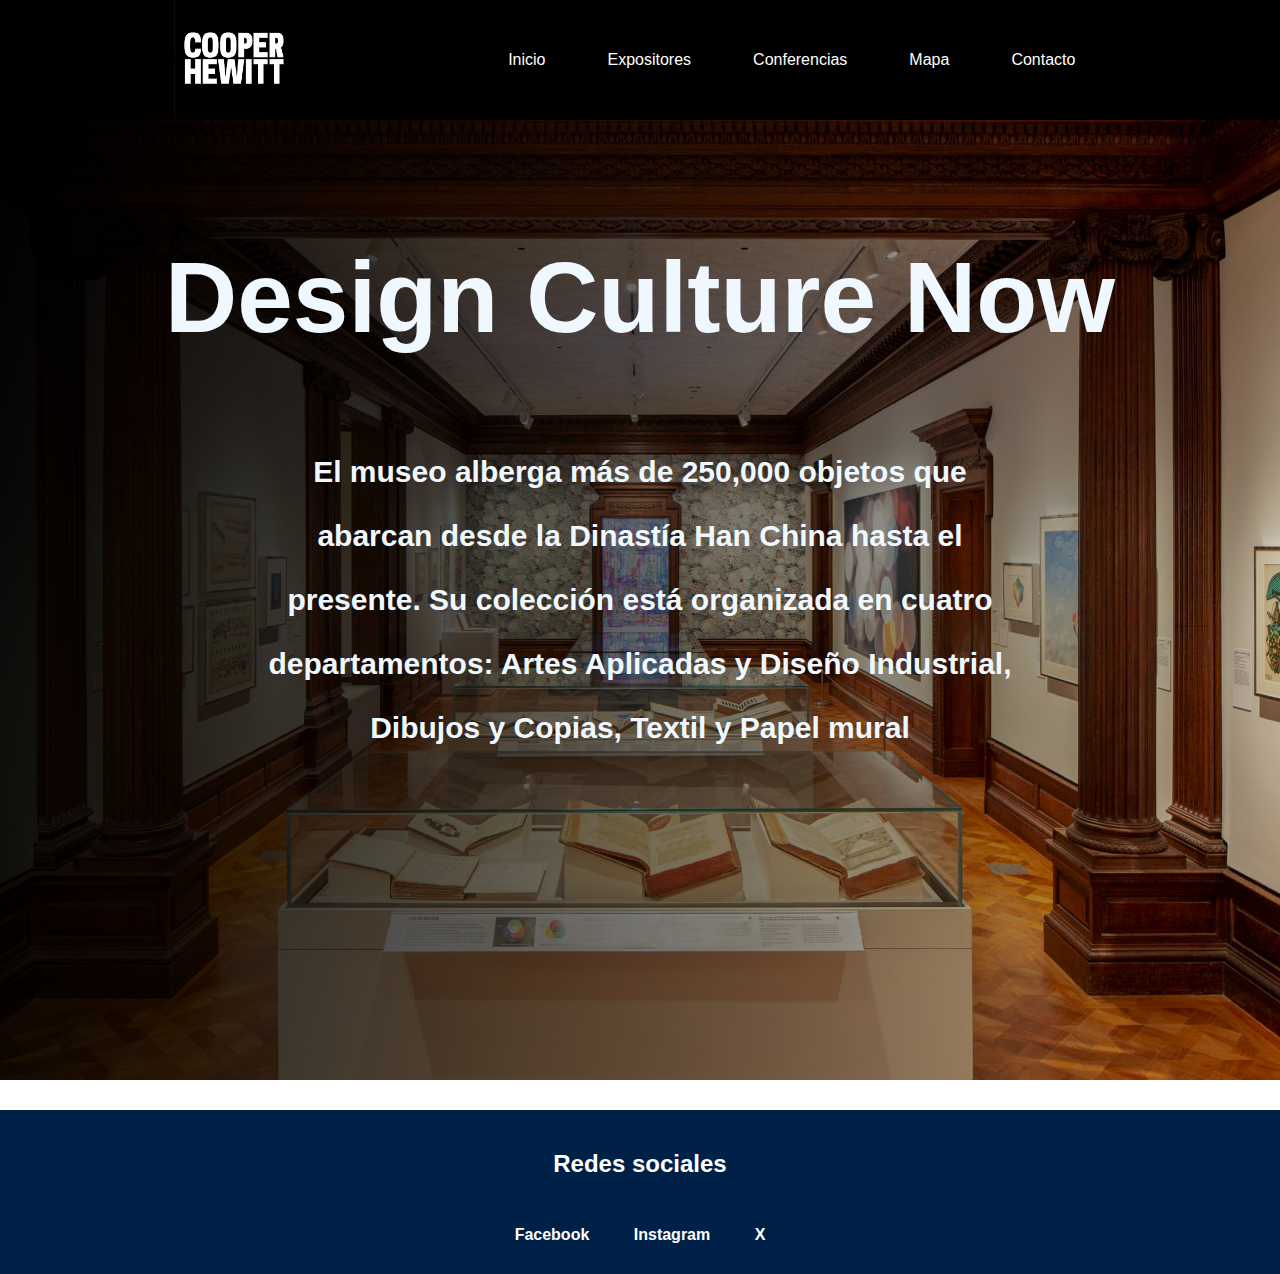
<file: index.html>
<!DOCTYPE html>
<html lang="es">
<head>
    <meta charset="UTF-8">
    <meta name="viewport" content="width=device-width, initial-scale=1.0">
    <title>Inicio</title>
    <link rel="stylesheet" href="css/styles.css">
</head>
<body>
<header>
    <div class="logo">
        <img src="Imgs/logo.png" alt="logotipo cooper hewitt">
    </div>
    <nav>
        <ul>
            <li><a href="index.html" class="Nav-link">Inicio</a></li>
            <li><a href="expositores.html" class="Nav-link">Expositores</a></li>
            <li><a href="#conferencias" class="Nav-link">Conferencias</a></li>
            <li><a href="mapa.html"class="Nav-link">Mapa</a></li>
            <li><a href="contacto.html" class="Nav-link">Contacto</a></li>
        </ul>
    </nav>
</header>

    <main>
        <section class="banner">
			<div class="content-banner">
               <h1><p>Design Culture Now</p></h1>
               <p><h2>
               <p><h2> El museo alberga más de 250,000 objetos que </p></h2>
               <p><h2> abarcan desde la Dinastía Han China hasta el  </p></h2>
               <p><h2> presente. Su colección está organizada en cuatro  </p></h2>
               <p><h2> departamentos: Artes Aplicadas y Diseño Industrial,  </p></h2>
               <p><h2> Dibujos y Copias, Textil y Papel mural </p></h2>
               </h2></p>
			</div>
</section>



        
    </main>
    <section class="footer-section">
        <h2>Redes sociales</h2>
        <br>
        <b><a href="https://www.facebook.com/cooperhewitt/" target="_blank">Facebook</a> </b>
       <b><a href="https://www.instagram.com/cooperhewitt/?hl=es" target="_blank">Instagram</a></b>
        <b><a href="https://x.com/cooperhewitt?lang=es" target="_blank">X</a></b>
    </section>
</body>
</html>
</file>
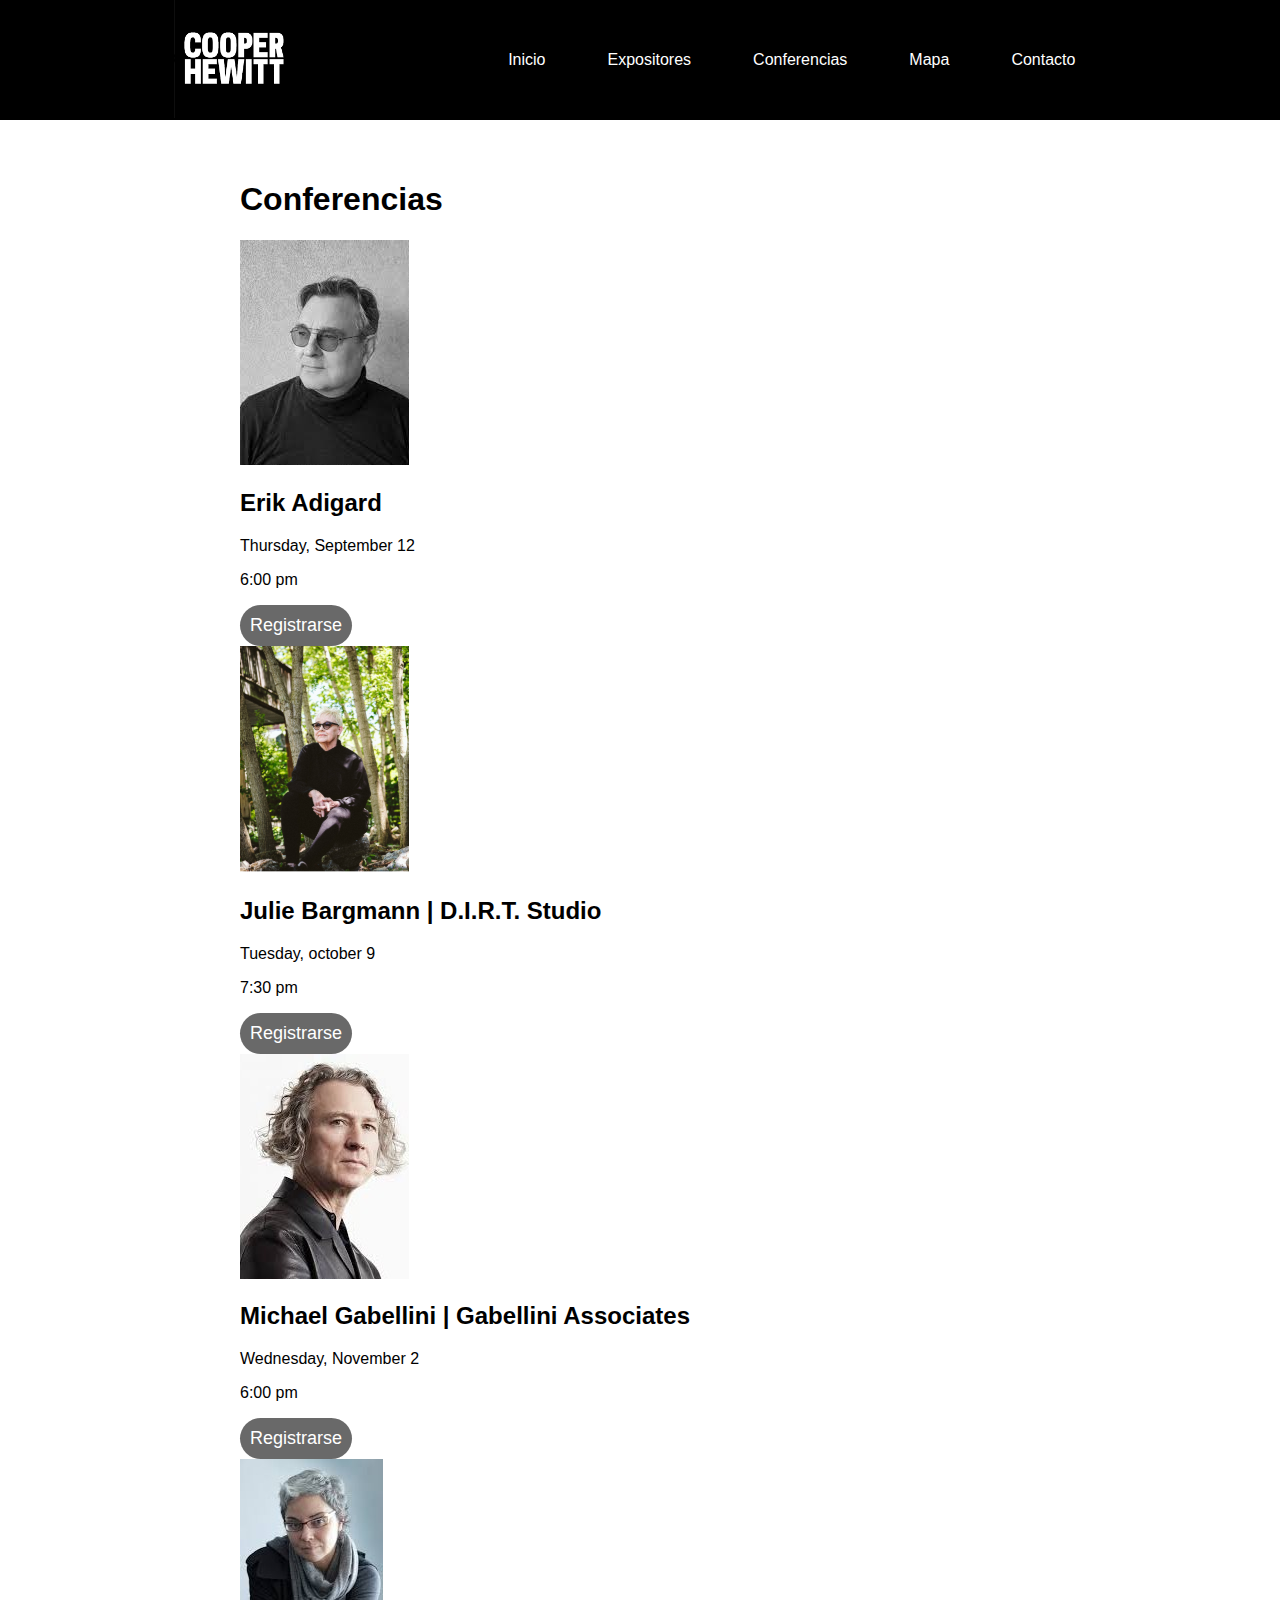
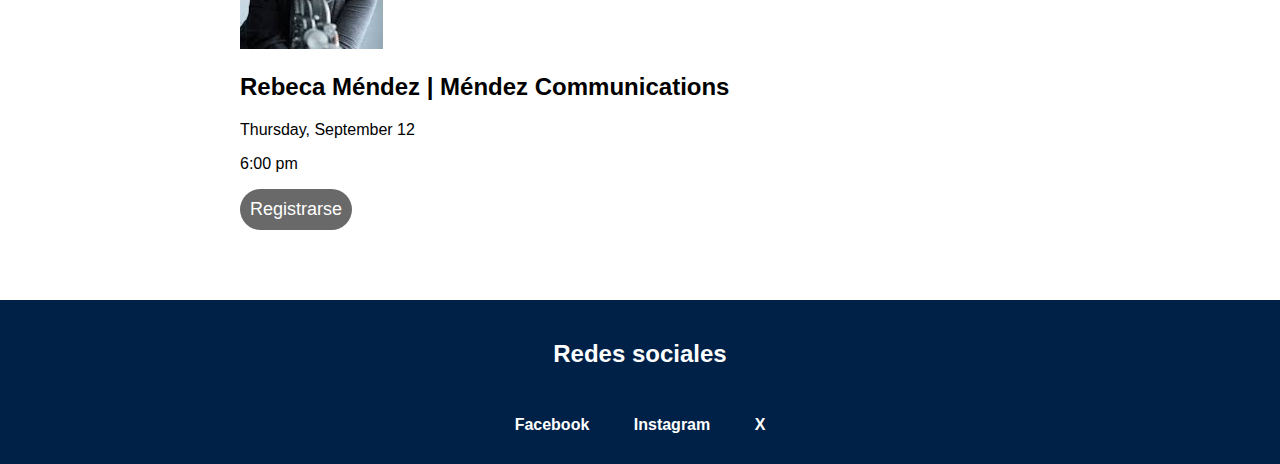
<file: conferencias.html>
<!DOCTYPE html>
<html lang="es">
<head>
    <meta charset="UTF-8">
    <meta name="viewport" content="width=device-width, initial-scale=1.0">
    <title>Conferencias</title>
    <link rel="stylesheet" href="css/Conferencias.css">
</head>
<body>
<header>
    <div class="logo">
        <img src="Imgs/logo.png" alt="logotipo cooper hewitt">
    </div>
    <nav>
        <ul>
            <li><a href="index.html" class="Nav-link">Inicio</a></li>
            <li><a href="expositores.html" class="Nav-link">Expositores</a></li>
            <li><a href="#conferencias" class="Nav-link">Conferencias</a></li>
            <li><a href="mapa.html"class="Nav-link">Mapa</a></li>
            <li><a href="contacto.html" class="Nav-link">Contacto</a></li>
        </ul>
    </nav>
</header>

    <main>
        <h1>Conferencias</h1>
        <section id="foto" class="seccion">
            <div class="imagen">
            <img src="Imgs/erik adigar.jpeg" alt="Imagen Erik Adigard">
                <h2>Erik Adigard</h2>
                <p>Thursday, September 12 </p>
                <p>6:00 pm </p>
                <button>Registrarse</button>
            </div>
        </section>
        <section>
            <section id="foto" class="seccion">
                <div class="imagen">
            <img src="Imgs/foto.png" alt="Imagen Julie Bargmann">
            <div class="contenido">
                <h2>Julie Bargmann | D.I.R.T. Studio</h2>
                <p>Tuesday, october 9 </p>
                <p>7:30 pm </p>
                <button>Registrarse</button>
            </div>
        </section>
        <section>
            <section id="foto" class="seccion">
                <div class="imagen">
            <img src="Imgs/michael gabellini.jpeg" alt="Imagen Michael Gabellini">
            <div class="contenido">
                <h2>Michael Gabellini | Gabellini Associates</h2>
                <p>Wednesday, November 2 </p>
                <p>6:00 pm </p>
                <button>Registrarse</button>
            </div>
        </section>
        <section>
            <section id="foto" class="seccion">
                <div class="imagen">
            <div class="contenido">
                <img src="Imgs/rebeca mendez.jpeg" alt="Imagen Rebeca mendez">
                <h2>Rebeca Méndez | Méndez Communications</h2>
                <p>Thursday, September 12 </p>
                <p>6:00 pm </p>
                <button>Registrarse</button>
            </div>
        </section>
    </main>
    <section class="footer-section">
        <h2>Redes sociales</h2>
        <br>
        <b><a href="https://www.facebook.com/cooperhewitt/" target="_blank">Facebook</a> </b>
       <b><a href="https://www.instagram.com/cooperhewitt/?hl=es" target="_blank">Instagram</a></b>
        <b><a href="https://x.com/cooperhewitt?lang=es" target="_blank">X</a></b>
    </section>
</body>
</html>
</file>
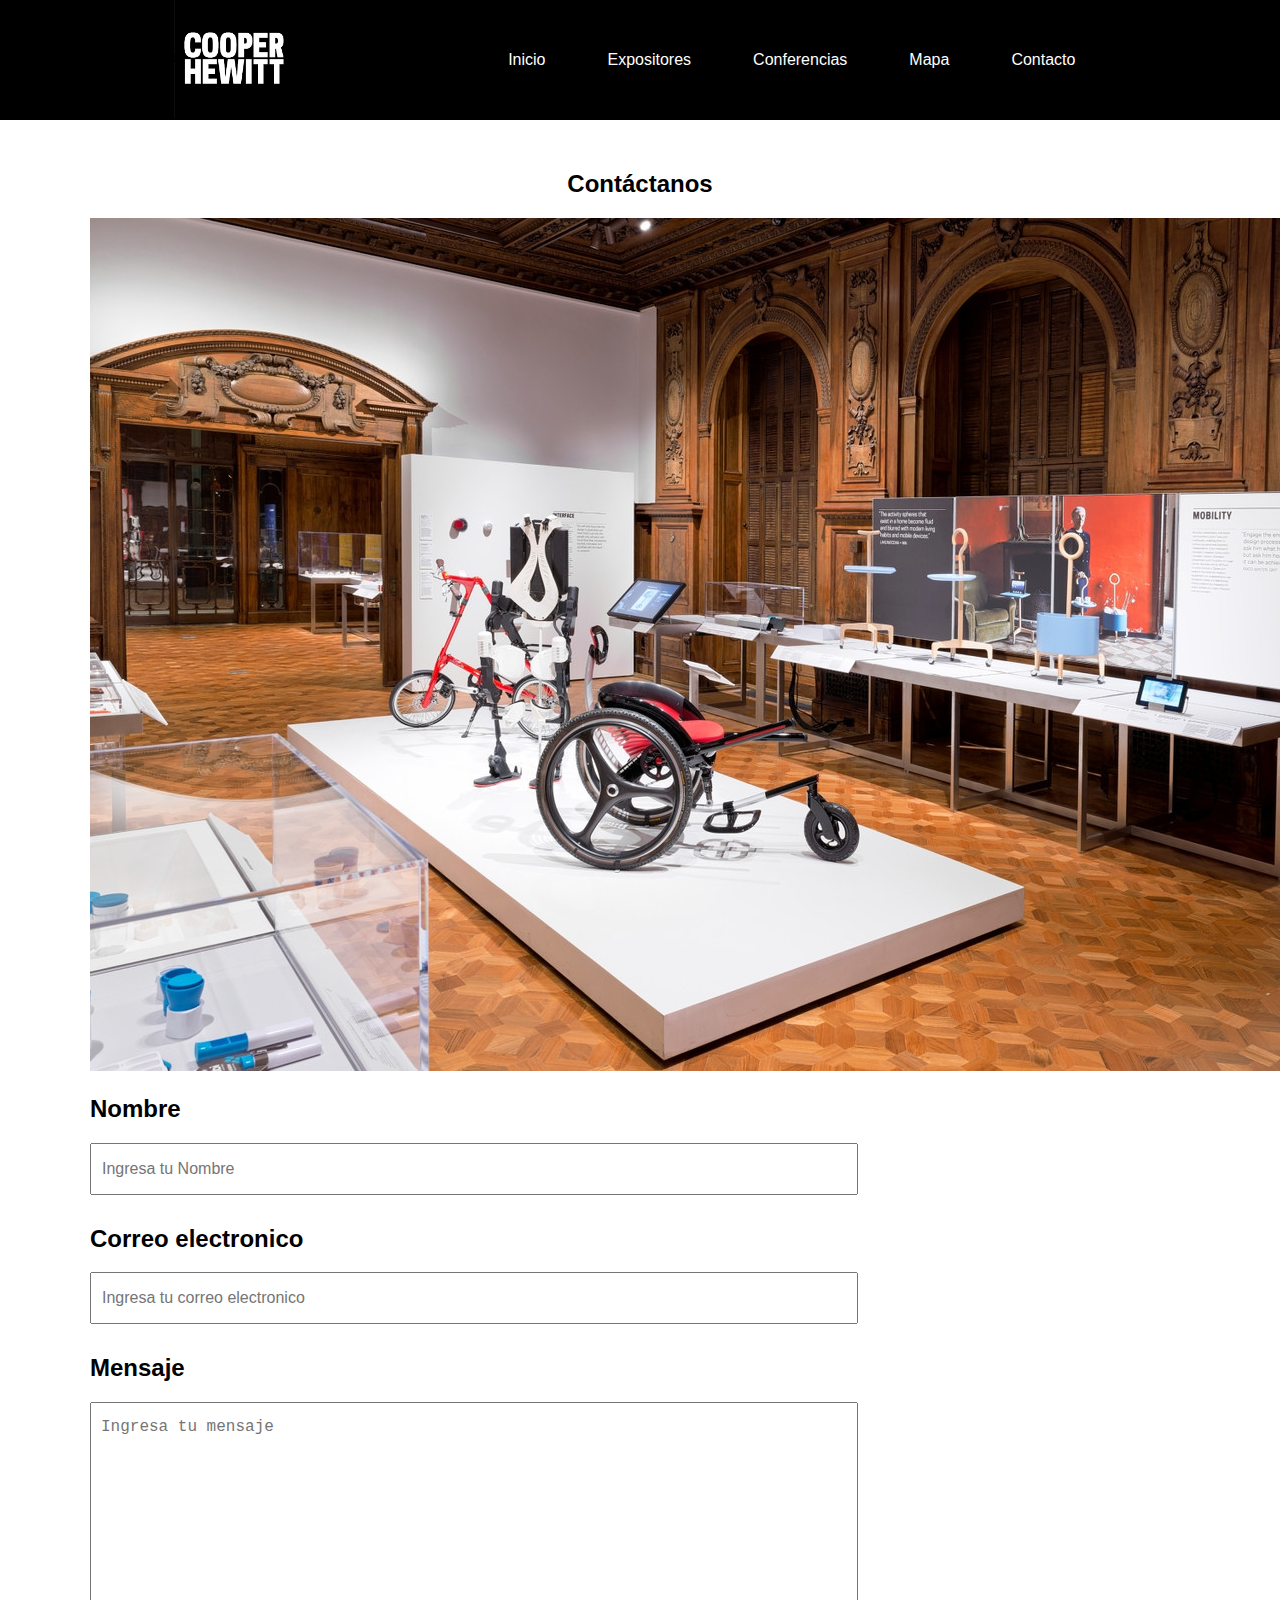
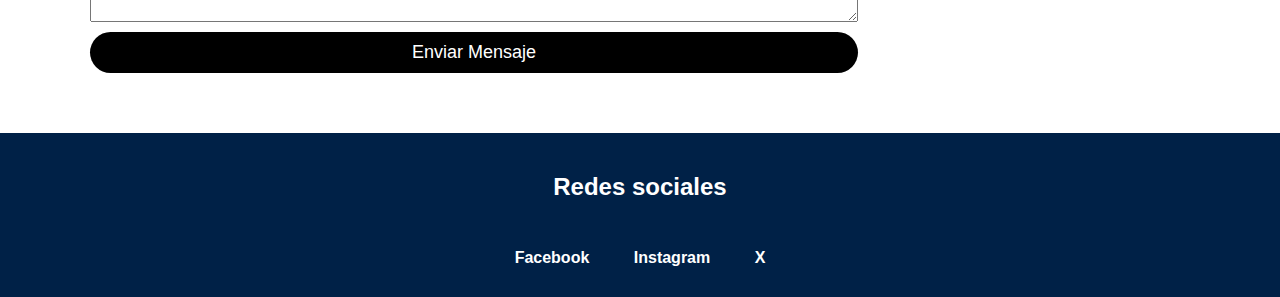
<file: contacto.html>
<!DOCTYPE html>
<html lang="es">
<head>
    <meta charset="UTF-8">
    <title>Formulario de Contacto</title>
    <link rel="stylesheet" href="css/contacto.css">
</head>
<body>
    <header>
        <div class="logo">
            <img src="Imgs/logo.png" alt="logotipo cooper hewitt">
        </div>
        <nav>
            <ul>
                <li><a href="index.html" class="Nav-link">Inicio</a></li>
                <li><a href="expositores.html" class="Nav-link">Expositores</a></li>
                <li><a href="conferencias.html" class="Nav-link">Conferencias</a></li>
                <li><a href="mapa.html"class="Nav-link">Mapa</a></li>
                <li><a href="#contacto" class="Nav-link">Contacto</a></li>
            </ul>
        </nav>
    </header>
    <main>
    <h2>Contáctanos</h2>
    <div class="container-form">
        <div class="img-form">
            <img src="Imgs/Imagen.jpg" alt="">

        <form action="#" autocomplete="off">
            <h2>Nombre</h2>
            <input type="text" name="nombre" placeholder="Ingresa tu Nombre" class="campo">
            <h2>Correo electronico</h2>
            <input type="emal" name="email" placeholder="Ingresa tu correo electronico" class="campo">
            <h2>Mensaje</h2>
            <textarea name="mensaje" placeholder="Ingresa tu mensaje"></textarea>
            <input type="submit" name="enviar" value="Enviar Mensaje" class="btn-enviar">
        </form>
        </div>
        </main>
        <section class="footer-section">
            <h2>Redes sociales</h2>
            <br>
            <b><a href="https://www.facebook.com/cooperhewitt/" target="_blank">Facebook</a> </b>
           <b><a href="https://www.instagram.com/cooperhewitt/?hl=es" target="_blank">Instagram</a></b>
            <b><a href="https://x.com/cooperhewitt?lang=es" target="_blank">X</a></b>
        </section>
    </div>
</body>
</html>
</file>
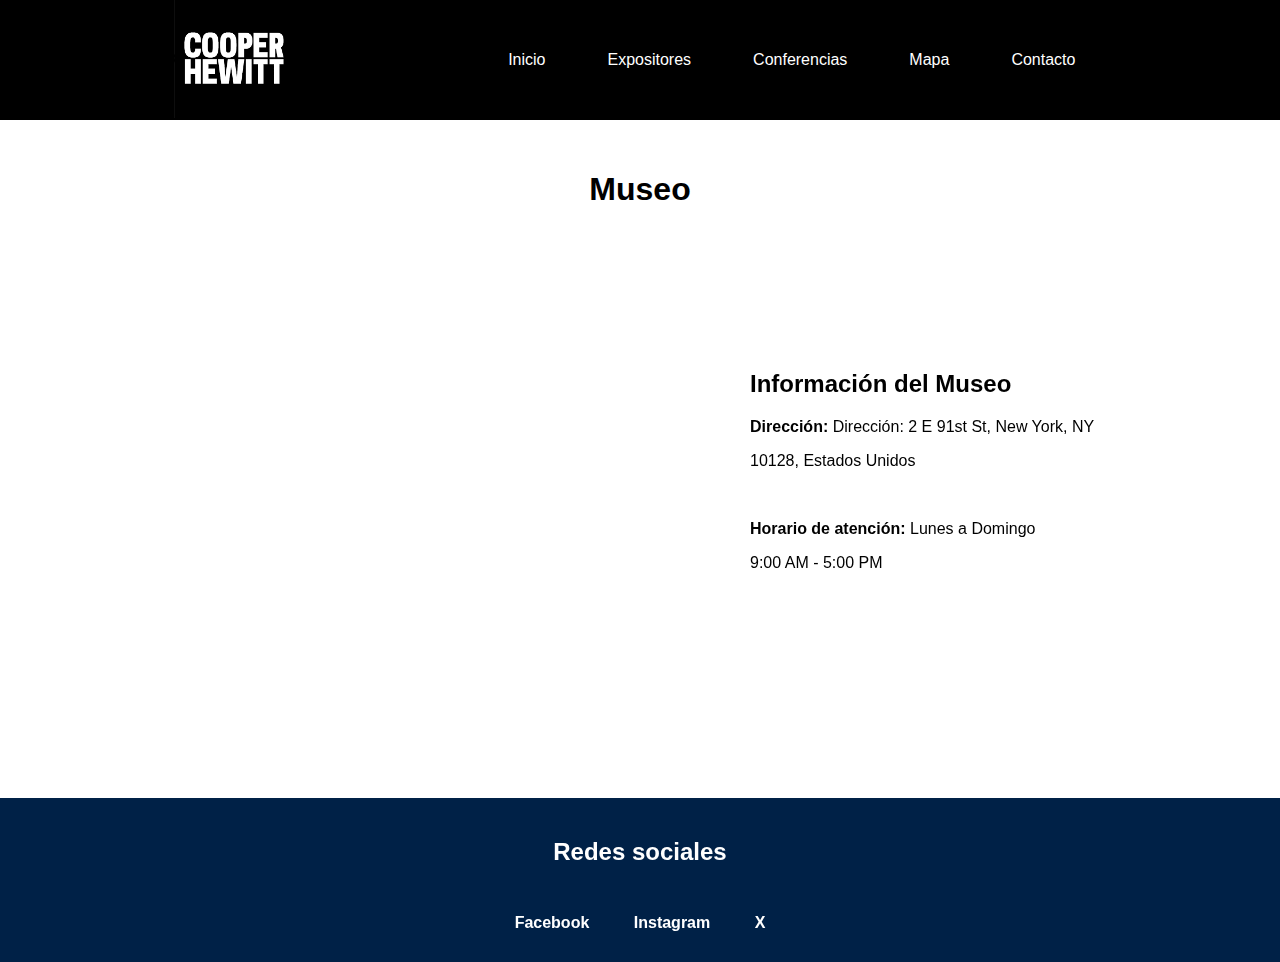
<file: mapa.html>
<!DOCTYPE html>
<html lang="es">
<head>
    <meta charset="UTF-8">
    <meta name="viewport" content="width=device-width, initial-scale=1.0">
    <title>Mapa</title>
    <link rel="stylesheet" href="css/Mapa.css">
</head>
<body>
    <header>
        <div class="logo">
            <img src="Imgs/logo.png" alt="logotipo cooper hewitt">
        </div>
        <nav>
            <ul>
                <li><a href="index.html" class="Nav-link">Inicio</a></li>
                <li><a href="expositores.html" class="Nav-link">Expositores</a></li>
                <li><a href="conferencias.html" class="Nav-link">Conferencias</a></li>
                <li><a href="#Mapa"class="Nav-link">Mapa</a></li>
                <li><a href="contacto.html" class="Nav-link">Contacto</a></li>
            </ul>
        </nav>
    </header>

    <main>
        <h1>Museo</h1>
        <section id="Mapa" class="seccion">
            <div class="mapa iframe">
                <iframe src="https://www.google.com/maps/embed?pb=!1m18!1m12!1m3!1d3020.982640011025!2d-73.9578732!3d40.7843958!2m3!1f0!2f0!3f0!3m2!1i1024!2i768!4f13.1!3m3!1m2!1s0x89c258a2492a3fb1%3A0x2028546238b46dfa!2sMuseo%20Nacional%20de%20Dise%C3%B1o%20Cooper-Hewitt!5e0!3m2!1ses-419!2smx!4v1740805846336!5m2!1ses-419!2smx" width="600" height="450" style="border:0;" allowfullscreen="" loading="lazy" referrerpolicy="no-referrer-when-downgrade"></iframe>
            </div>

            <div class="museo">
                <h2>Información del Museo</h2>
                <p><b>Dirección:</b> Dirección: 2 E 91st St, New York, NY</p>
                    <p>10128, Estados Unidos</p>
                    <br>
                <p><b>Horario de atención:</b> Lunes a Domingo</p>
                    <p>9:00 AM - 5:00 PM</p>
            </div>
        </section>
    </main>
    <section class="footer-section">
        <h2>Redes sociales</h2>
        <br>
        <b><a href="https://www.facebook.com/cooperhewitt/" target="_blank">Facebook</a> </b>
       <b><a href="https://www.instagram.com/cooperhewitt/?hl=es" target="_blank">Instagram</a></b>
        <b><a href="https://x.com/cooperhewitt?lang=es" target="_blank">X</a></b>
    </section>
</body>
</html>
</file>
<file: css/styles.css>
* {
    box-sizing: border-box;
}

body {
    font-family: Arial, sans-serif;
    margin: 0;
    padding: 0;
    background-color: white;
    width: auto;
    height: auto;    
}

header {
    background-color: #000000;
    display: flex;
    justify-content: space-evenly;
    align-items: center;
    padding: 30px;
    width: auto;
    height: 120px;
}

header .logo img {
    height: 120px;
}

nav ul {
    display: flex;
}

nav ul li {
    border: 1px solid rgba(78, 67, 67, 0);
    border-radius: 5px;
    padding: 4px 30px;
}

nav ul li a {
    color: rgb(255, 255, 255);
    text-decoration: none;
}

nav a:hover {
    background-color: rgb(0, 0, 0);
}

h1 {
    text-align: center;
    padding-top: 20px;
}


.banner {
	background-image: linear-gradient(100deg, #000000, #00000020),
	url(../Imgs/imagen3.jpg);
	color: aliceblue;
	text-align: center;

	height: 60rem;
	background-size: cover;
	background-position: center;
}
	.banner h1 {
		text-align: center;
		margin: 0;
		font-size: 100px;
	
}

.banner h2 {
	text-align: center;
	margin: 0;
	font-size: 30px;

}





























































.footer-section {
    text-align: center;
    height: auto;
    background-color: #002147;
    width: 100%;
    color: aliceblue;
    padding: 20px 0;
    margin-top: 30px;
    align-items: center;
}

.footer-section h2 {
    margin-bottom: 20px;
    color: rgb(255, 255, 255);
    text-align: center;
}

.footer-section a {
    color: white;
    text-decoration: none;
    padding: 10px;
    display: inline-block;
}

.footer-section a:hover {
    text-decoration: underline;
}

.footer-section b {
    display: inline;
    margin: 10px;
}
</file>
<file: css/Conferencias.css>
* {
    box-sizing: border-box;
}

body {
    font-family: Arial, sans-serif;
    margin: 0;
    padding: 0;
    background-color: white;
    width: auto;
    height: auto;    
}

header {
    background-color: #000000;
    display: flex;
    justify-content:space-evenly;
    align-items: center;
    padding:30px;
    width: auto;
    height: 120px;
}

header .logo img {
    height: 120px;
}



nav ul {
    display: flex;
}

nav ul li {
    border: 1px solid rgba(78, 67, 67, 0);
    border-radius: 5px;
    padding: 4px 30px;
    
}

nav ul li a {
    color: rgb(255, 255, 255);
    text-decoration: none;
}

nav a:hover {
    background-color: rgb(0, 0, 0);
}

.texto h1{
    text-align: center;
}

main {
    display: flex;
    flex-direction: column;
margin-left: 200px;
    padding: 40px;
    
}



button{
text-align: center;
    align-items: center;
    padding: 10px;
    font-size: 18px;
    border: none;
    background: rgba(0, 0, 0, 0.589);
    color: white;
    border-radius: 30px;
}

button:hover{
    background: #011c24;
}

.footer-section{
    text-align: center;
    height:auto;
    background-color: #002147;
    width: 100%;
    color: aliceblue;
    padding: 20px 0;
    margin-top: 30px;
    align-items: center;

}

.footer-section h2 {
    margin-bottom: 20px;
    color: rgb(255, 255, 255);
    text-align: center;
}

.footer-section a {
    color: white;
    text-decoration: none;
    padding: 10px;
    display: inline-block;
} 

.footer-section a:hover {
    text-decoration: underline;

}

.footer-section b {
    display: inline;
    margin:  10px;
}
</file>
<file: css/contacto.css>
* {
    box-sizing: border-box;
}

body {
    font-family: Arial, sans-serif;
    margin: 0;
    padding: 0;
    background-color: white;
    width: auto;
    height: auto;    
}

header {
    background-color: #000000;
    display: flex;
    justify-content: space-evenly;
    align-items: center;
    padding: 30px;
    width: auto;
    height: 120px;
}

header .logo img {
    height: 120px;
}

nav ul {
    display: flex;
}

nav ul li {
    border: 1px solid rgba(78, 67, 67, 0);
    border-radius: 5px;
    padding: 4px 30px;
}

nav ul li a {
    color: rgb(255, 255, 255);
    text-decoration: none;
}

nav a:hover {
    background-color: rgb(0, 0, 0);
}

h1 {
    text-align: center;
    padding-top: 20px;
}


main {
    display: flex;
    flex-direction: column;
    align-items: center;
    padding: 30px;
}

.container-form {
    width: 100%;
    max-width: 1100px;
    display: flex;
    justify-content: space-between;

}


.container-form form {
    width: 60%;
    display: flex;
    flex-direction: column;

}

.container-form form .campo, textarea {
    width: 100%;
    padding: 15px 10px;
    font-size: 16px;
    margin-bottom: 10px;
}

.container-form form textarea {
    max-width: 100%;
    height: 220px;
}

.container-form .btn-enviar {
    text-align: center;
    align-items: center;
    padding: 10px;
    font-size: 18px;
    border: none;
    background: rgb(0, 0, 0);
    color: white;
    border-radius: 30px;
}

.container-form .btn-enviar:hover {
    background: #1193ba;
}


.foto {
    background-color: #8e8a8a11;
    height: 5px;
    padding: 2px;
    display: flex;
    justify-content: left;
}



.foto img {
    max-width: 50%;
    height: auto;
    border-radius: 8px; 
}


/* Footer Section */
.footer-section {
    text-align: center;
    height: auto;
    background-color: #002147;
    width: 100%;
    color: aliceblue;
    padding: 20px 0;
    margin-top: 30px;
    align-items: center;
}

.footer-section h2 {
    margin-bottom: 20px;
    color: rgb(255, 255, 255);
    text-align: center;
}

.footer-section a {
    color: white;
    text-decoration: none;
    padding: 10px;
    display: inline-block;
}

.footer-section a:hover {
    text-decoration: underline;
}

.footer-section b {
    display: inline;
    margin: 10px;
}
</file>
<file: css/Mapa.css>
* {
    box-sizing: border-box;
}

body {
    font-family: Arial, sans-serif;
    margin: 0;
    padding: 0;
    background-color: white;
    width: auto;
    height: auto;    
}

header {
    background-color: #000000;
    display: flex;
    justify-content:space-evenly;
    align-items: center;
    padding:30px;
    width: auto;
    height: 120px;
}

header .logo img {
    height: 120px;
}

nav ul {
    display: flex;
}

nav ul li {
    border: 1px solid rgba(78, 67, 67, 0);
    border-radius: 5px;
    padding: 4px 30px;
    
}

nav ul li a {
    color: rgb(255, 255, 255);
    text-decoration: none;
}

nav a:hover {
    background-color: rgb(0, 0, 0);
}

.texto h1{
    text-align: center;
}

main {
    display: flex;
    flex-direction: column;
    align-items: center;
    padding: 30px;
}

.seccion {
    display: flex;
    justify-content: space-between;
    align-items: flex-start;
}

.mapa iframe {
    width: 700px;
    height: 500px;
    margin-bottom: 2px;
    margin-top: 2px;
    margin-left: 80px;
}

.museo {
    flex: 10px;
    width: 800px;
    height: 400px;
    padding: 120px;
    text-align: left;
}

.footer-section{
    text-align: center;
    height:auto;
    background-color: #002147;
    width: 100%;
    color: aliceblue;
    padding: 20px 0;
    margin-top: 30px;
    align-items: center;

}

.footer-section h2 {
    margin-bottom: 20px;
    color: rgb(255, 255, 255);
    text-align: center;
}

.footer-section a {
    color: white;
    text-decoration: none;
    padding: 10px;
    display: inline-block;
} 

.footer-section a:hover {
    text-decoration: underline;

}

.footer-section b {
    display: inline;
    margin:  10px;
}
</file>
